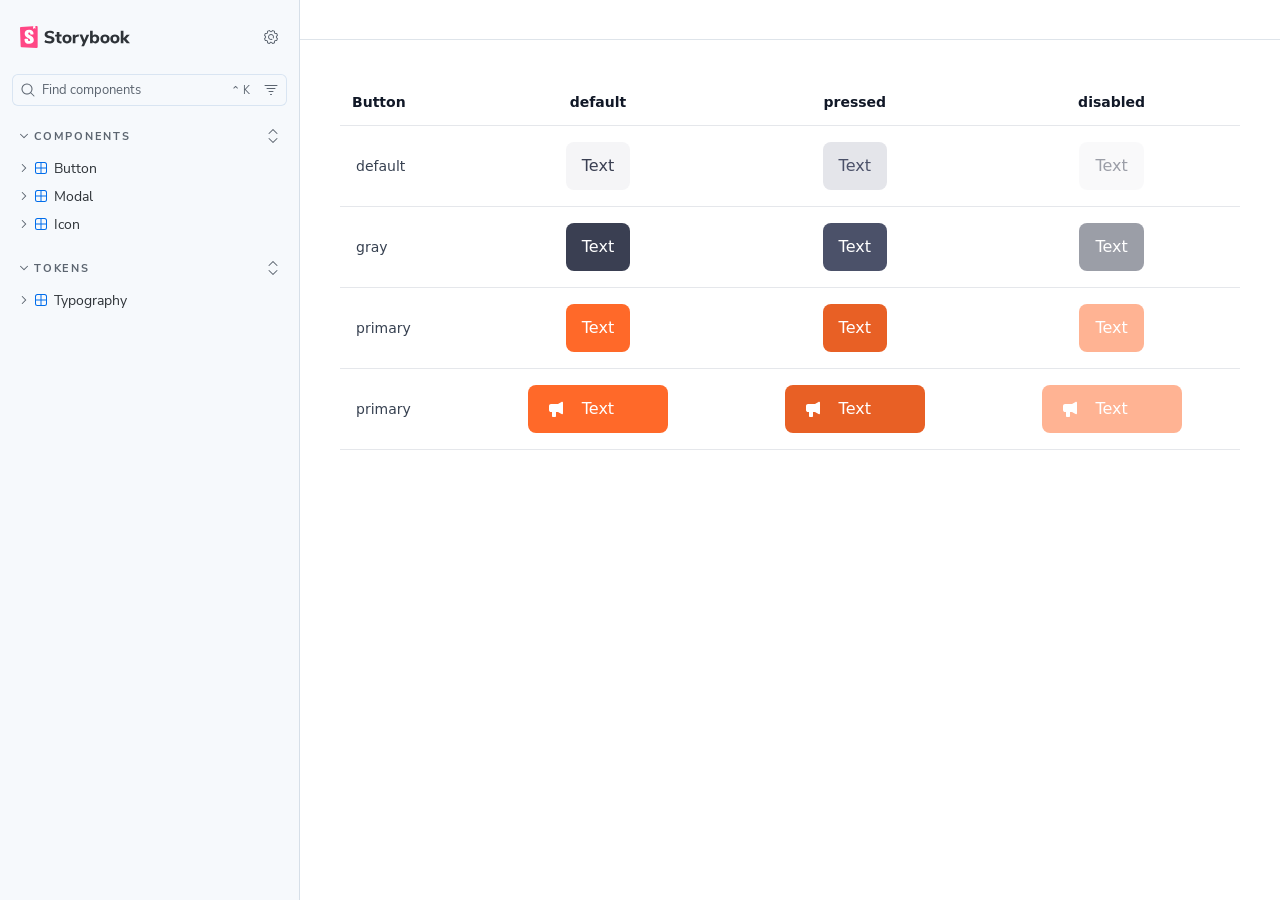
<file: index.html>
<!DOCTYPE html>
<html lang="en">
  <head>
    <meta charset="utf-8" />

    <title>storybook - Storybook</title>
    <meta name="viewport" content="width=device-width, initial-scale=1" />

    
    <link rel="icon" type="image/svg+xml" href="./favicon.svg" />
    
    <style>
      @font-face {
        font-family: 'Nunito Sans';
        font-style: normal;
        font-weight: 400;
        font-display: swap;
        src: url('./sb-common-assets/nunito-sans-regular.woff2') format('woff2');
      }

      @font-face {
        font-family: 'Nunito Sans';
        font-style: italic;
        font-weight: 400;
        font-display: swap;
        src: url('./sb-common-assets/nunito-sans-italic.woff2') format('woff2');
      }

      @font-face {
        font-family: 'Nunito Sans';
        font-style: normal;
        font-weight: 700;
        font-display: swap;
        src: url('./sb-common-assets/nunito-sans-bold.woff2') format('woff2');
      }

      @font-face {
        font-family: 'Nunito Sans';
        font-style: italic;
        font-weight: 700;
        font-display: swap;
        src: url('./sb-common-assets/nunito-sans-bold-italic.woff2') format('woff2');
      }
    </style>

    <link href="./sb-manager/runtime.js" rel="modulepreload" />

    
    <link href="./sb-addons/storybook-core-server-presets-0/common-manager-bundle.js" rel="modulepreload" />
    
    <link href="./sb-addons/links-1/manager-bundle.js" rel="modulepreload" />
    
    <link href="./sb-addons/docs-2/manager-bundle.js" rel="modulepreload" />
    
    <link href="./sb-addons/a11y-3/manager-bundle.js" rel="modulepreload" />
       

    <style>
      #storybook-root[hidden] {
        display: none !important;
      }
    </style>

    
  </head>
  <body>
    <div id="root"></div>

    
    <script>
      
        
          window['FEATURES'] = {
  "argTypeTargetsV7": true,
  "legacyDecoratorFileOrder": false,
  "disallowImplicitActionsInRenderV8": true,
  "viewport": true,
  "highlight": true,
  "controls": true,
  "interactions": true,
  "actions": true,
  "backgrounds": true,
  "outline": true,
  "measure": true
};
        
      
        
          window['REFS'] = {};
        
      
        
          window['LOGLEVEL'] = "info";
        
      
        
          window['DOCS_OPTIONS'] = {
  "defaultName": "Docs"
};
        
      
        
          window['CONFIG_TYPE'] = "PRODUCTION";
        
      
        
      
        
      
        
          window['TAGS_OPTIONS'] = {};
        
      
        
          window['STORYBOOK_BUILDER'] = "vite";
        
      
        
          window['STORYBOOK_FRAMEWORK'] = "react-vite";
        
      
        
          window['STORYBOOK_RENDERER'] = "react";
        
      
        
      
    </script>
    

    <script type="module">
      import './sb-manager/globals-runtime.js';

      
        import './sb-addons/storybook-core-server-presets-0/common-manager-bundle.js';
      
        import './sb-addons/links-1/manager-bundle.js';
      
        import './sb-addons/docs-2/manager-bundle.js';
      
        import './sb-addons/a11y-3/manager-bundle.js';
      

      import './sb-manager/runtime.js';
    </script>
  </body>
</html>
</file>
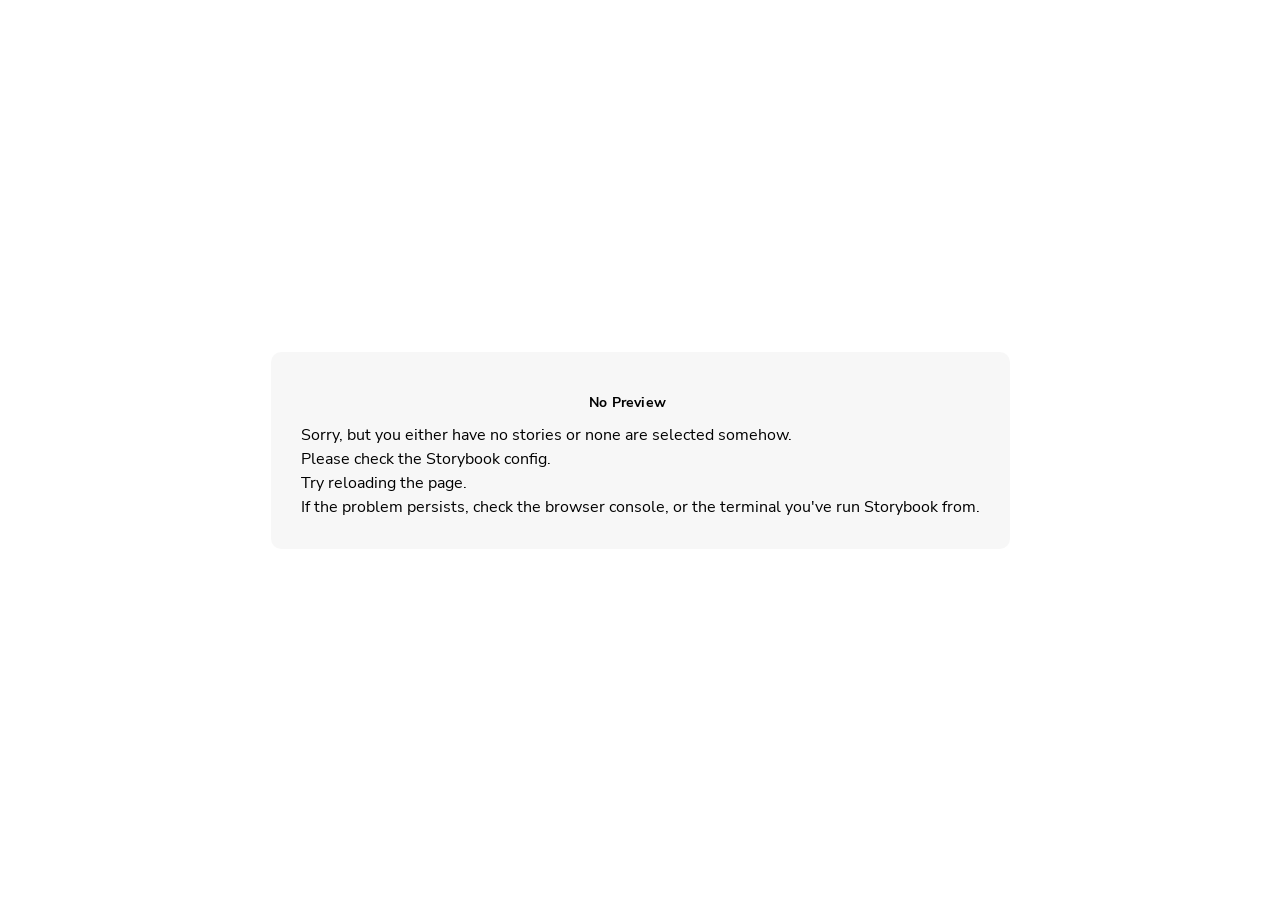
<file: iframe.html>
<!doctype html>
<!--suppress HtmlUnknownTarget -->
<html lang="en">
  <head><script type="module" src="./vite-inject-mocker-entry.js"></script>
    <meta charset="utf-8" />
    <title>Storybook</title>
    <meta name="viewport" content="width=device-width, initial-scale=1" />

    <style>
      @font-face {
        font-family: 'Nunito Sans';
        font-style: normal;
        font-weight: 400;
        font-display: swap;
        src: url('./sb-common-assets/nunito-sans-regular.woff2') format('woff2');
      }

      @font-face {
        font-family: 'Nunito Sans';
        font-style: italic;
        font-weight: 400;
        font-display: swap;
        src: url('./sb-common-assets/nunito-sans-italic.woff2') format('woff2');
      }

      @font-face {
        font-family: 'Nunito Sans';
        font-style: normal;
        font-weight: 700;
        font-display: swap;
        src: url('./sb-common-assets/nunito-sans-bold.woff2') format('woff2');
      }

      @font-face {
        font-family: 'Nunito Sans';
        font-style: italic;
        font-weight: 700;
        font-display: swap;
        src: url('./sb-common-assets/nunito-sans-bold-italic.woff2') format('woff2');
      }
    </style>

    <script>
      window.CONFIG_TYPE = 'PRODUCTION';
      window.LOGLEVEL = 'info';
      window.FRAMEWORK_OPTIONS = {};
      window.CHANNEL_OPTIONS = {};
      window.FEATURES = {"argTypeTargetsV7":true,"legacyDecoratorFileOrder":false,"disallowImplicitActionsInRenderV8":true,"viewport":true,"highlight":true,"controls":true,"interactions":true,"actions":true,"backgrounds":true,"outline":true,"measure":true};
      window.STORIES = [{"titlePrefix":"","directory":"./src","files":"**/*.stories.@(tsx|mdx)","importPathMatcher":"^\\.[\\\\/](?:src(?:\\/(?!\\.)(?:(?:(?!(?:^|\\/)\\.).)*?)\\/|\\/|$)(?!\\.)(?=.)[^/]*?\\.stories\\.(tsx|mdx))$"}];
      window.DOCS_OPTIONS = {"defaultName":"Docs"};
      window.TAGS_OPTIONS = {};

      

      // We do this so that "module && module.hot" etc. in Storybook source code
      // doesn't fail (it will simply be disabled)
      window.module = undefined;
      window.global = window;
    </script>
    <base target="_parent" />

<style>
  /* While we aren't showing the main block yet, but still preparing, we want everything the user has rendered, which may or may not be in #storybook-root, to be display none */
  .sb-show-preparing-story:not(.sb-show-main) > :not(.sb-preparing-story) {
    display: none;
  }

  .sb-show-preparing-docs:not(.sb-show-main) > :not(.sb-preparing-docs) {
    display: none;
  }

  /* Hide our own blocks when we aren't supposed to be showing them */
  :not(.sb-show-preparing-story) > .sb-preparing-story,
  :not(.sb-show-preparing-docs) > .sb-preparing-docs,
  :not(.sb-show-nopreview) > .sb-nopreview,
  :not(.sb-show-errordisplay) > .sb-errordisplay {
    display: none;
  }

  .sb-show-main.sb-main-centered {
    margin: 0;
    display: flex;
    align-items: center;
    min-height: 100vh;
  }

  .sb-show-main.sb-main-centered #storybook-root {
    box-sizing: border-box;
    margin: auto;
    padding: 1rem;
    max-height: 100%;
    /* Hack for centering correctly in IE11 */
  }

  /* Vertical centering fix for IE11 */
  @media screen and (-ms-high-contrast: none), (-ms-high-contrast: active) {
    .sb-show-main.sb-main-centered:after {
      content: '';
      min-height: inherit;
      font-size: 0;
    }
  }

  .sb-show-main.sb-main-fullscreen {
    margin: 0;
    padding: 0;
    display: block;
  }

  .sb-show-main.sb-main-padded {
    margin: 0;
    padding: 1rem;
    display: block;
    box-sizing: border-box;
  }

  .sb-wrapper {
    position: fixed;
    top: 0;
    bottom: 0;
    left: 0;
    right: 0;
    box-sizing: border-box;

    padding: 40px;
    font-family:
      'Nunito Sans',
      -apple-system,
      '.SFNSText-Regular',
      'San Francisco',
      BlinkMacSystemFont,
      'Segoe UI',
      'Helvetica Neue',
      Helvetica,
      Arial,
      sans-serif;
    -webkit-font-smoothing: antialiased;
    overflow: auto;
  }

  @media (max-width: 700px) {
    .sb-wrapper {
      padding: 20px;
    }
  }

  @media (max-width: 500px) {
    .sb-wrapper {
      padding: 10px;
    }
  }

  .sb-heading {
    font-size: 14px;
    font-weight: 600;
    letter-spacing: 0.2px;
    margin: 10px 0;
    padding-right: 25px;
  }

  .sb-nopreview {
    display: flex;
    align-content: center;
    justify-content: center;
    box-sizing: border-box;
  }

  .sb-nopreview_main {
    margin: auto;
    padding: 30px;
    border-radius: 10px;
    background: rgba(0, 0, 0, 0.03);
  }

  .sb-nopreview_heading {
    text-align: center;
  }

  .sb-errordisplay {
    background: #f6f9fc;
    color: black;
    z-index: 999999;
    width: 100vw;
    min-height: 100vh;
    box-sizing: border-box;

    & ol {
      padding-left: 18px;
      margin: 0;
    }

    & h1 {
      font-family: Nunito Sans;
      font-size: 22px;
      font-weight: 400;
      line-height: 30px;
      font-weight: normal;
      margin: 0;

      &::before {
        content: '';
        display: inline-block;
        width: 12px;
        height: 12px;
        background: #ff4400;
        border-radius: 50%;
        margin-right: 8px;
      }
    }

    & p,
    & ol {
      font-family: Nunito Sans;
      font-size: 14px;
      font-weight: 400;
      line-height: 19px;
      margin: 0;
    }

    & li + li {
      margin: 0;
      padding: 0;
      padding-top: 12px;
    }

    & a {
      color: currentColor;
    }
  }

  .sb-errordisplay_main {
    margin: auto;
    padding: 24px;
    display: flex;
    box-sizing: border-box;

    flex-direction: column;
    min-height: 100%;
    width: 100%;
    border-radius: 6px;
    background: white;
    border: 1px solid #ff0000;
    box-shadow: 0 0 64px rgba(0, 0, 0, 0.1);
    gap: 24px;
  }

  .sb-errordisplay_code {
    padding: 10px;
    flex: 1;
    background: #242424;
    color: #c6c6c6;
    box-sizing: border-box;

    font-size: 14px;
    font-weight: 400;
    line-height: 19px;
    border-radius: 4px;

    font-family:
      'Operator Mono', 'Fira Code Retina', 'Fira Code', 'FiraCode-Retina', 'Andale Mono',
      'Lucida Console', Consolas, Monaco, monospace;
    margin: 0;
    overflow: auto;
  }

  .sb-errordisplay pre {
    white-space: pre-wrap;
    white-space: revert;
  }

  @-webkit-keyframes sb-rotate360 {
    from {
      transform: rotate(0deg);
    }

    to {
      transform: rotate(360deg);
    }
  }

  @keyframes sb-rotate360 {
    from {
      transform: rotate(0deg);
    }

    to {
      transform: rotate(360deg);
    }
  }

  @-webkit-keyframes sb-glow {
    0%,
    100% {
      opacity: 1;
    }

    50% {
      opacity: 0.4;
    }
  }

  @keyframes sb-glow {
    0%,
    100% {
      opacity: 1;
    }

    50% {
      opacity: 0.4;
    }
  }

  /* We display the preparing loaders *over* the rendering story */
  .sb-preparing-story,
  .sb-preparing-docs {
    background-color: white;
    /* Maximum possible z-index. It would be better to use stacking contexts to ensure it's always
    on top, but this isn't possible as it would require making CSS changes that could affect user code */
    z-index: 2147483647;
  }

  .sb-loader {
    -webkit-animation: sb-rotate360 0.7s linear infinite;
    animation: sb-rotate360 0.7s linear infinite;
    border-color: rgba(97, 97, 97, 0.29);
    border-radius: 50%;
    border-style: solid;
    border-top-color: #646464;
    border-width: 2px;
    display: inline-block;
    height: 32px;
    left: 50%;
    margin-left: -16px;
    margin-top: -16px;
    mix-blend-mode: difference;
    overflow: hidden;
    position: absolute;
    top: 50%;
    transition: all 200ms ease-out;
    vertical-align: top;
    width: 32px;
    z-index: 4;
  }

  .sb-previewBlock {
    background: #fff;
    border: 1px solid rgba(0, 0, 0, 0.1);
    border-radius: 4px;
    box-shadow: rgba(0, 0, 0, 0.1) 0 1px 3px 0;
    margin: 25px auto 40px;
    max-width: 600px;
  }

  .sb-previewBlock_header {
    align-items: center;
    box-shadow: rgba(0, 0, 0, 0.1) 0 -1px 0 0 inset;
    display: flex;
    gap: 14px;
    height: 40px;
    padding: 0 12px;
  }

  .sb-previewBlock_icon {
    -webkit-animation: sb-glow 1.5s ease-in-out infinite;
    animation: sb-glow 1.5s ease-in-out infinite;
    background: #e6e6e6;
    height: 14px;
    width: 14px;
  }

  .sb-previewBlock_icon:last-child {
    margin-left: auto;
  }

  .sb-previewBlock_body {
    -webkit-animation: sb-glow 1.5s ease-in-out infinite;
    animation: sb-glow 1.5s ease-in-out infinite;
    height: 182px;
    position: relative;
  }

  .sb-argstableBlock {
    border-collapse: collapse;
    border-spacing: 0;
    font-size: 13px;
    line-height: 20px;
    margin: 25px auto 40px;
    max-width: 600px;
    text-align: left;
    width: 100%;
  }

  .sb-argstableBlock th:first-of-type,
  .sb-argstableBlock td:first-of-type {
    padding-left: 20px;
  }

  .sb-argstableBlock th:nth-of-type(2),
  .sb-argstableBlock td:nth-of-type(2) {
    width: 35%;
  }

  .sb-argstableBlock th:nth-of-type(3),
  .sb-argstableBlock td:nth-of-type(3) {
    width: 15%;
  }

  .sb-argstableBlock th:last-of-type,
  .sb-argstableBlock td:last-of-type {
    width: 25%;
    padding-right: 20px;
  }

  .sb-argstableBlock th span,
  .sb-argstableBlock td span {
    -webkit-animation: sb-glow 1.5s ease-in-out infinite;
    animation: sb-glow 1.5s ease-in-out infinite;
    background-color: rgba(0, 0, 0, 0.1);
    border-radius: 0;
    box-shadow: none;
    color: transparent;
  }

  .sb-argstableBlock th {
    padding: 10px 15px;
  }

  .sb-argstableBlock-body {
    border-radius: 4px;
    box-shadow:
      rgba(0, 0, 0, 0.1) 0 1px 3px 1px,
      rgba(0, 0, 0, 0.065) 0 0 0 1px;
  }

  .sb-argstableBlock-body tr {
    background: transparent;
    overflow: hidden;
  }

  .sb-argstableBlock-body tr:not(:first-child) {
    border-top: 1px solid #e6e6e6;
  }

  .sb-argstableBlock-body tr:first-child td:first-child {
    border-top-left-radius: 4px;
  }

  .sb-argstableBlock-body tr:first-child td:last-child {
    border-top-right-radius: 4px;
  }

  .sb-argstableBlock-body tr:last-child td:first-child {
    border-bottom-left-radius: 4px;
  }

  .sb-argstableBlock-body tr:last-child td:last-child {
    border-bottom-right-radius: 4px;
  }

  .sb-argstableBlock-body td {
    background: #fff;
    padding-bottom: 10px;
    padding-top: 10px;
    vertical-align: top;
  }

  .sb-argstableBlock-body td:not(:first-of-type) {
    padding-left: 15px;
    padding-right: 15px;
  }

  .sb-argstableBlock-body button {
    -webkit-animation: sb-glow 1.5s ease-in-out infinite;
    animation: sb-glow 1.5s ease-in-out infinite;
    background-color: rgba(0, 0, 0, 0.1);
    border: 0;
    border-radius: 0;
    box-shadow: none;
    color: transparent;
    display: inline;
    font-size: 12px;
    line-height: 1;
    padding: 10px 16px;
  }

  .sb-argstableBlock-summary {
    margin-top: 4px;
  }

  .sb-argstableBlock-code {
    margin-right: 4px;
    margin-bottom: 4px;
    padding: 2px 5px;
  }

  .sb-sr-only,
  .sb-hidden-until-focus:not(:focus) {
    position: absolute;
    width: 1px;
    height: 1px;
    padding: 0px;
    margin: -1px;
    overflow: hidden;
    clip: rect(0, 0, 0, 0);
    border: none;
  }

  .sb-hidden-until-focus {
    opacity: 0;
    transition: opacity 150ms ease-out;
  }

  .sb-hidden-until-focus:focus {
    opacity: 1;
  }
</style>

<script>
  /* globals window */
  try {
    if (window.top !== window) {
      window.__REACT_DEVTOOLS_GLOBAL_HOOK__ = window.top.__REACT_DEVTOOLS_GLOBAL_HOOK__;
      window.__VUE_DEVTOOLS_GLOBAL_HOOK__ = window.top.__VUE_DEVTOOLS_GLOBAL_HOOK__;
      window.top.__VUE_DEVTOOLS_CONTEXT__ = window.document;
    }
  } catch (e) {
    // eslint-disable-next-line no-console
    console.warn('unable to connect to top frame for connecting dev tools');
  }
</script>

    <script type="module" crossorigin src="./assets/iframe-B37sAdoJ.js"></script>
    <link rel="modulepreload" crossorigin href="./assets/preload-helper-PPVm8Dsz.js">
    <link rel="stylesheet" crossorigin href="./assets/iframe-BRIaL-lE.css">
  </head>

  <body>
    <div class="sb-preparing-story sb-wrapper">
  <div class="sb-loader"></div>
</div>

<div class="sb-preparing-docs sb-wrapper">
  <div class="sb-previewBlock">
    <div class="sb-previewBlock_header">
      <div class="sb-previewBlock_icon"></div>
      <div class="sb-previewBlock_icon"></div>
      <div class="sb-previewBlock_icon"></div>
      <div class="sb-previewBlock_icon"></div>
    </div>
    <div class="sb-previewBlock_body">
      <div class="sb-loader"></div>
    </div>
  </div>
  <table aria-hidden="true" class="sb-argstableBlock">
    <thead class="sb-argstableBlock-head">
      <tr>
        <th><span>Name</span></th>
        <th><span>Description</span></th>
        <th><span>Default</span></th>
        <th><span>Control </span></th>
      </tr>
    </thead>
    <tbody class="sb-argstableBlock-body">
      <tr>
        <td><span>propertyName</span><span title="Required">*</span></td>
        <td>
          <div><span>This is a short description</span></div>
          <div class="sb-argstableBlock-summary">
            <div><span class="sb-argstableBlock-code">summary</span></div>
          </div>
        </td>
        <td>
          <div><span class="sb-argstableBlock-code">defaultValue</span></div>
        </td>
        <td><button>Set string</button></td>
      </tr>
      <tr>
        <td><span>propertyName</span><span>*</span></td>
        <td>
          <div><span>This is a short description</span></div>
          <div class="sb-argstableBlock-summary">
            <div><span class="sb-argstableBlock-code">summary</span></div>
          </div>
        </td>
        <td>
          <div><span class="sb-argstableBlock-code">defaultValue</span></div>
        </td>
        <td><button>Set string</button></td>
      </tr>
      <tr>
        <td><span>propertyName</span><span>*</span></td>
        <td>
          <div><span>This is a short description</span></div>
          <div class="sb-argstableBlock-summary">
            <div><span class="sb-argstableBlock-code">summary</span></div>
          </div>
        </td>
        <td>
          <div><span class="sb-argstableBlock-code">defaultValue</span></div>
        </td>
        <td><button>Set string</button></td>
      </tr>
    </tbody>
  </table>
</div>

<div class="sb-nopreview sb-wrapper">
  <div class="sb-nopreview_main">
    <h1 class="sb-nopreview_heading sb-heading">No Preview</h1>
    <p>Sorry, but you either have no stories or none are selected somehow.</p>
    <ul>
      <li>Please check the Storybook config.</li>
      <li>Try reloading the page.</li>
    </ul>
    <p>
      If the problem persists, check the browser console, or the terminal you've run Storybook from.
    </p>
  </div>
</div>

<div class="sb-errordisplay sb-wrapper">
  <div class="sb-errordisplay_main">
    <h1 id="error-message"></h1>
    <p>
      The component failed to render properly, likely due to a configuration issue in Storybook.
      Here are some common causes and how you can address them:
    </p>
    <ol>
      <li>
        <strong>Missing Context/Providers</strong>: You can use decorators to supply specific
        contexts or providers, which are sometimes necessary for components to render correctly. For
        detailed instructions on using decorators, please visit the
        <a href="https://storybook.js.org/docs/writing-stories/decorators"
          >Decorators documentation</a
        >.
      </li>
      <li>
        <strong>Misconfigured Webpack or Vite</strong>: Verify that Storybook picks up all necessary
        settings for loaders, plugins, and other relevant parameters. You can find step-by-step
        guides for configuring
        <a href="https://storybook.js.org/docs/builders/webpack">Webpack</a> or
        <a href="https://storybook.js.org/docs/builders/vite">Vite</a>
        with Storybook.
      </li>
      <li>
        <strong>Missing Environment Variables</strong>: Your Storybook may require specific
        environment variables to function as intended. You can set up custom environment variables
        as outlined in the
        <a href="https://storybook.js.org/docs/configure/environment-variables"
          >Environment Variables documentation</a
        >.
      </li>
    </ol>
    <pre class="sb-errordisplay_code"><code id="error-stack"></code></pre>
  </div>
</div>

    <div id="storybook-root"></div>
    <div id="storybook-docs"></div>
    <script>
      function __onViteAppLoadingError(event) {
        const hostname = globalThis.location.hostname;
        if (hostname !== 'localhost' && globalThis.CONFIG_TYPE === 'DEVELOPMENT') {
          const message = `Failed to load the Storybook preview file 'vite-app.js':

It looks like you're visiting the Storybook development server on another hostname than localhost: '${hostname}', but you haven't configured the necessary security features to support this.
Please re-run your Storybook development server with the '--host ${hostname}' flag, or manually configure your Vite allowedHosts configuration with viteFinal.

See:`;
          const docs = [
            'https://storybook.js.org/docs/api/cli-options#dev',
            'https://storybook.js.org/docs/api/main-config/main-config-vite-final',
            'https://vite.dev/config/server-options.html#server-allowedhosts',
          ];
          console.error(`${message}\n${docs.map((doc) => `- ${doc}`).join('\n')}`);

          document.getElementById('storybook-root').innerHTML =
            `<p style="color: red; max-width: 70ch">${message.replaceAll(
              '\n',
              '<br/>'
            )}<ul>${docs.map((doc) => `<li><a href='${doc}' target='_blank'>${doc}</a></li>`).join('')}<ul></p>`;
          return;
        }
      }
    </script>
  </body>
</html>
</file>
<file: assets/iframe-BRIaL-lE.css>
@layer properties{@supports ((-webkit-hyphens:none) and (not (margin-trim:inline))) or ((-moz-orient:inline) and (not (color:rgb(from red r g b)))){*,:before,:after,::backdrop{--tw-scale-x:1;--tw-scale-y:1;--tw-scale-z:1;--tw-rotate-x:initial;--tw-rotate-y:initial;--tw-rotate-z:initial;--tw-skew-x:initial;--tw-skew-y:initial;--tw-border-style:solid;--tw-leading:initial;--tw-font-weight:initial;--tw-tracking:initial;--tw-shadow:0 0 #0000;--tw-shadow-color:initial;--tw-shadow-alpha:100%;--tw-inset-shadow:0 0 #0000;--tw-inset-shadow-color:initial;--tw-inset-shadow-alpha:100%;--tw-ring-color:initial;--tw-ring-shadow:0 0 #0000;--tw-inset-ring-color:initial;--tw-inset-ring-shadow:0 0 #0000;--tw-ring-inset:initial;--tw-ring-offset-width:0px;--tw-ring-offset-color:#fff;--tw-ring-offset-shadow:0 0 #0000;--tw-duration:initial;--tw-ease:initial;--tw-outline-style:solid}}}@layer theme{:root,:host{--font-sans:ui-sans-serif,system-ui,sans-serif,"Apple Color Emoji","Segoe UI Emoji","Segoe UI Symbol","Noto Color Emoji";--font-mono:ui-monospace,SFMono-Regular,Menlo,Monaco,Consolas,"Liberation Mono","Courier New",monospace;--color-red-50:var(--color-red-50);--color-red-100:var(--color-red-100);--color-red-200:var(--color-red-200);--color-red-300:var(--color-red-300);--color-red-400:var(--color-red-400);--color-red-500:var(--color-red-500);--color-red-600:var(--color-red-600);--color-red-700:var(--color-red-700);--color-red-800:var(--color-red-800);--color-red-900:var(--color-red-900);--color-orange-50:var(--color-orange-50);--color-orange-100:var(--color-orange-100);--color-orange-200:var(--color-orange-200);--color-orange-300:var(--color-orange-300);--color-orange-400:var(--color-orange-400);--color-orange-500:var(--color-orange-500);--color-orange-600:var(--color-orange-600);--color-orange-700:var(--color-orange-700);--color-orange-800:var(--color-orange-800);--color-orange-900:var(--color-orange-900);--color-green-50:var(--color-green-50);--color-green-100:var(--color-green-100);--color-green-200:var(--color-green-200);--color-green-300:var(--color-green-300);--color-green-400:var(--color-green-400);--color-green-500:var(--color-green-500);--color-green-600:var(--color-green-600);--color-green-700:var(--color-green-700);--color-green-800:var(--color-green-800);--color-green-900:var(--color-green-900);--color-gray-50:var(--color-gray-50);--color-gray-100:var(--color-gray-100);--color-gray-200:var(--color-gray-200);--color-gray-300:var(--color-gray-300);--color-gray-400:var(--color-gray-400);--color-gray-500:var(--color-gray-500);--color-gray-600:var(--color-gray-600);--color-gray-700:var(--color-gray-700);--color-gray-800:var(--color-gray-800);--color-gray-900:var(--color-gray-900);--color-black:#000;--color-white:#fff;--spacing:.25rem;--text-base:1rem;--text-base--line-height: 1.5 ;--text-xl:1.25rem;--text-xl--line-height:calc(1.75/1.25);--font-weight-medium:500;--font-weight-semibold:600;--font-weight-bold:700;--radius-lg:.5rem;--ease-in-out:cubic-bezier(.4,0,.2,1);--default-transition-duration:.15s;--default-transition-timing-function:cubic-bezier(.4,0,.2,1);--default-font-family:var(--font-sans);--default-mono-font-family:var(--font-mono);--color-gray-75:var(--color-gray-75);--color-primary-50:var(--color-orange-50);--color-primary-100:var(--color-orange-100);--color-primary-200:var(--color-orange-200);--color-primary-300:var(--color-orange-300);--color-primary-400:var(--color-orange-400);--color-primary-500:var(--color-orange-500);--color-primary-600:var(--color-orange-600);--color-primary-700:var(--color-orange-700);--color-primary-800:var(--color-orange-800);--color-primary-900:var(--color-orange-900);--color-secondary-300:var(--color-green-300);--color-secondary-500:var(--color-green-500);--color-tertiary-500:var(--color-red-500);--font-family-sans:Pretendard,-apple-system,BlinkMacSystemFont,system-ui,sans-serif;--font-size-h1:96px;--font-size-h2:60px;--font-size-h3:48px;--font-size-h4:34px;--font-size-h5:24px;--font-size-h6:20px;--font-size-body-1:16px;--font-size-body-2:14px;--font-size-caption:12px;--font-size-overline:10px;--font-weight-regular:400;--line-height-h1:115px;--line-height-h2:72px;--line-height-h3:58px;--line-height-h4:42px;--line-height-h5:32px;--line-height-h6:28px;--line-height-body-1:24px;--line-height-body-2:22px;--line-height-caption:16px;--line-height-overline:12px;--letter-spacing-h1:-1.5px;--letter-spacing-h2:-.5px;--letter-spacing-h3:0px;--letter-spacing-h4:0px;--letter-spacing-h5:0px;--letter-spacing-h6:.1px;--letter-spacing-subtitle-1:.15px;--letter-spacing-body-1:.15px;--letter-spacing-subtitle-2:-.25px;--letter-spacing-body-2:-.25px;--letter-spacing-caption:0px;--letter-spacing-overline:0px}}@layer base{*,:after,:before,::backdrop{box-sizing:border-box;border:0 solid;margin:0;padding:0}::file-selector-button{box-sizing:border-box;border:0 solid;margin:0;padding:0}html,:host{-webkit-text-size-adjust:100%;-moz-tab-size:4;-o-tab-size:4;tab-size:4;line-height:1.5;font-family:var(--default-font-family,ui-sans-serif,system-ui,sans-serif,"Apple Color Emoji","Segoe UI Emoji","Segoe UI Symbol","Noto Color Emoji");font-feature-settings:var(--default-font-feature-settings,normal);font-variation-settings:var(--default-font-variation-settings,normal);-webkit-tap-highlight-color:transparent}hr{height:0;color:inherit;border-top-width:1px}abbr:where([title]){-webkit-text-decoration:underline dotted;text-decoration:underline dotted}h1,h2,h3,h4,h5,h6{font-size:inherit;font-weight:inherit}a{color:inherit;-webkit-text-decoration:inherit;text-decoration:inherit}b,strong{font-weight:bolder}code,kbd,samp,pre{font-family:var(--default-mono-font-family,ui-monospace,SFMono-Regular,Menlo,Monaco,Consolas,"Liberation Mono","Courier New",monospace);font-feature-settings:var(--default-mono-font-feature-settings,normal);font-variation-settings:var(--default-mono-font-variation-settings,normal);font-size:1em}small{font-size:80%}sub,sup{vertical-align:baseline;font-size:75%;line-height:0;position:relative}sub{bottom:-.25em}sup{top:-.5em}table{text-indent:0;border-color:inherit;border-collapse:collapse}:-moz-focusring{outline:auto}progress{vertical-align:baseline}summary{display:list-item}ol,ul,menu{list-style:none}img,svg,video,canvas,audio,iframe,embed,object{vertical-align:middle;display:block}img,video{max-width:100%;height:auto}button,input,select,optgroup,textarea{font:inherit;font-feature-settings:inherit;font-variation-settings:inherit;letter-spacing:inherit;color:inherit;opacity:1;background-color:#0000;border-radius:0}::file-selector-button{font:inherit;font-feature-settings:inherit;font-variation-settings:inherit;letter-spacing:inherit;color:inherit;opacity:1;background-color:#0000;border-radius:0}:where(select:is([multiple],[size])) optgroup{font-weight:bolder}:where(select:is([multiple],[size])) optgroup option{padding-inline-start:20px}::file-selector-button{margin-inline-end:4px}::-moz-placeholder{opacity:1}::placeholder{opacity:1}@supports (not (-webkit-appearance:-apple-pay-button)) or (contain-intrinsic-size:1px){::-moz-placeholder{color:currentColor}::placeholder{color:currentColor}@supports (color:color-mix(in lab,red,red)){::-moz-placeholder{color:color-mix(in oklab,currentcolor 50%,transparent)}::placeholder{color:color-mix(in oklab,currentcolor 50%,transparent)}}}textarea{resize:vertical}::-webkit-search-decoration{-webkit-appearance:none}::-webkit-date-and-time-value{min-height:1lh;text-align:inherit}::-webkit-datetime-edit{display:inline-flex}::-webkit-datetime-edit-fields-wrapper{padding:0}::-webkit-datetime-edit{padding-block:0}::-webkit-datetime-edit-year-field{padding-block:0}::-webkit-datetime-edit-month-field{padding-block:0}::-webkit-datetime-edit-day-field{padding-block:0}::-webkit-datetime-edit-hour-field{padding-block:0}::-webkit-datetime-edit-minute-field{padding-block:0}::-webkit-datetime-edit-second-field{padding-block:0}::-webkit-datetime-edit-millisecond-field{padding-block:0}::-webkit-datetime-edit-meridiem-field{padding-block:0}::-webkit-calendar-picker-indicator{line-height:1}:-moz-ui-invalid{box-shadow:none}button,input:where([type=button],[type=reset],[type=submit]){-webkit-appearance:button;-moz-appearance:button;appearance:button}::file-selector-button{-webkit-appearance:button;-moz-appearance:button;appearance:button}::-webkit-inner-spin-button{height:auto}::-webkit-outer-spin-button{height:auto}[hidden]:where(:not([hidden=until-found])){display:none!important}}@layer components;@layer utilities{.pointer-events-none{pointer-events:none}.collapse{visibility:collapse}.absolute{position:absolute}.fixed{position:fixed}.relative{position:relative}.inset-0{inset:calc(var(--spacing)*0)}.top-4{top:calc(var(--spacing)*4)}.right-4{right:calc(var(--spacing)*4)}.z-\[1000\]{z-index:1000}.container{width:100%}@media(min-width:40rem){.container{max-width:40rem}}@media(min-width:48rem){.container{max-width:48rem}}@media(min-width:64rem){.container{max-width:64rem}}@media(min-width:80rem){.container{max-width:80rem}}@media(min-width:96rem){.container{max-width:96rem}}.mt-0{margin-top:calc(var(--spacing)*0)}.mb-4{margin-bottom:calc(var(--spacing)*4)}.block{display:block}.contents{display:contents}.flex{display:flex}.grid{display:grid}.hidden{display:none}.inline-block{display:inline-block}.inline-flex{display:inline-flex}.h-8{height:calc(var(--spacing)*8)}.h-12{height:calc(var(--spacing)*12)}.max-h-\[90vh\]{max-height:90vh}.w-6{width:calc(var(--spacing)*6)}.w-8{width:calc(var(--spacing)*8)}.w-\[400px\]{width:400px}.w-\[600px\]{width:600px}.w-\[800px\]{width:800px}.w-full{width:100%}.max-w-\[90vw\]{max-width:90vw}.flex-shrink-0{flex-shrink:0}.scale-95{--tw-scale-x:95%;--tw-scale-y:95%;--tw-scale-z:95%;scale:var(--tw-scale-x)var(--tw-scale-y)}.transform{transform:var(--tw-rotate-x,)var(--tw-rotate-y,)var(--tw-rotate-z,)var(--tw-skew-x,)var(--tw-skew-y,)}.cursor-pointer{cursor:pointer}.items-center{align-items:center}.justify-between{justify-content:space-between}.justify-center{justify-content:center}.gap-1{gap:calc(var(--spacing)*1)}.overflow-auto{overflow:auto}.rounded{border-radius:.25rem}.rounded-\[20px\]{border-radius:20px}.rounded-lg{border-radius:var(--radius-lg)}.border{border-style:var(--tw-border-style);border-width:1px}.border-none{--tw-border-style:none;border-style:none}.bg-black\/60{background-color:#0009}@supports (color:color-mix(in lab,red,red)){.bg-black\/60{background-color:color-mix(in oklab,var(--color-black)60%,transparent)}}.bg-gray-50{background-color:var(--color-gray-50)}.bg-gray-75{background-color:var(--color-gray-75)}.bg-gray-700{background-color:var(--color-gray-700)}.bg-green-500{background-color:var(--color-green-500)}.bg-orange-100{background-color:var(--color-orange-100)}.bg-orange-500{background-color:var(--color-orange-500)}.bg-primary-100{background-color:var(--color-primary-100)}.bg-primary-500{background-color:var(--color-primary-500)}.bg-red-500{background-color:var(--color-red-500)}.bg-secondary-500{background-color:var(--color-secondary-500)}.bg-tertiary-500{background-color:var(--color-tertiary-500)}.bg-transparent{background-color:#0000}.bg-white{background-color:var(--color-white)}.p-4{padding:calc(var(--spacing)*4)}.p-6{padding:calc(var(--spacing)*6)}.px-4{padding-inline:calc(var(--spacing)*4)}.text-base{font-size:var(--text-base);line-height:var(--tw-leading,var(--text-base--line-height))}.text-xl{font-size:var(--text-xl);line-height:var(--tw-leading,var(--text-xl--line-height))}.leading-6{--tw-leading:calc(var(--spacing)*6);line-height:calc(var(--spacing)*6)}.leading-7{--tw-leading:calc(var(--spacing)*7);line-height:calc(var(--spacing)*7)}.font-semibold{--tw-font-weight:var(--font-weight-semibold);font-weight:var(--font-weight-semibold)}.tracking-\[0\.15px\]{--tw-tracking:.15px;letter-spacing:.15px}.text-gray-600{color:var(--color-gray-600)}.text-gray-700{color:var(--color-gray-700)}.text-gray-900{color:var(--color-gray-900)}.text-white{color:var(--color-white)}.overline{text-decoration-line:overline}.opacity-0{opacity:0}.shadow-\[0_0_8px_0_rgba\(0\,0\,0\,0\.10\)\,0_0_20px_0_rgba\(0\,0\,0\,0\.10\)\]{--tw-shadow:0 0 8px 0 var(--tw-shadow-color,#0000001a),0 0 20px 0 var(--tw-shadow-color,#0000001a);box-shadow:var(--tw-inset-shadow),var(--tw-inset-ring-shadow),var(--tw-ring-offset-shadow),var(--tw-ring-shadow),var(--tw-shadow)}.transition-colors{transition-property:color,background-color,border-color,outline-color,text-decoration-color,fill,stroke,--tw-gradient-from,--tw-gradient-via,--tw-gradient-to;transition-timing-function:var(--tw-ease,var(--default-transition-timing-function));transition-duration:var(--tw-duration,var(--default-transition-duration))}.transition-opacity{transition-property:opacity;transition-timing-function:var(--tw-ease,var(--default-transition-timing-function));transition-duration:var(--tw-duration,var(--default-transition-duration))}.transition-transform{transition-property:transform,translate,scale,rotate;transition-timing-function:var(--tw-ease,var(--default-transition-timing-function));transition-duration:var(--tw-duration,var(--default-transition-duration))}.duration-150{--tw-duration:.15s;transition-duration:.15s}.duration-200{--tw-duration:.2s;transition-duration:.2s}.ease-in-out{--tw-ease:var(--ease-in-out);transition-timing-function:var(--ease-in-out)}@media(hover:hover){.hover\:bg-gray-50:hover{background-color:var(--color-gray-50)}.hover\:bg-orange-200:hover{background-color:var(--color-orange-200)}.hover\:bg-primary-200:hover{background-color:var(--color-primary-200)}.hover\:not-disabled\:bg-gray-75:hover:not(:disabled){background-color:var(--color-gray-75)}.hover\:not-disabled\:bg-gray-600:hover:not(:disabled){background-color:var(--color-gray-600)}.hover\:not-disabled\:bg-primary-600:hover:not(:disabled){background-color:var(--color-primary-600)}.hover\:not-disabled\:text-gray-600:hover:not(:disabled){color:var(--color-gray-600)}.hover\:not-disabled\:text-white:hover:not(:disabled){color:var(--color-white)}}.focus-visible\:outline-2:focus-visible{outline-style:var(--tw-outline-style);outline-width:2px}.focus-visible\:outline-offset-2:focus-visible{outline-offset:2px}.focus-visible\:outline-gray-300:focus-visible{outline-color:var(--color-gray-300)}.focus-visible\:outline-gray-700:focus-visible{outline-color:var(--color-gray-700)}.focus-visible\:outline-primary-600:focus-visible{outline-color:var(--color-primary-600)}.active\:bg-gray-100:active{background-color:var(--color-gray-100)}.active\:not-disabled\:bg-gray-75:active:not(:disabled){background-color:var(--color-gray-75)}.active\:not-disabled\:bg-gray-600:active:not(:disabled){background-color:var(--color-gray-600)}.active\:not-disabled\:bg-primary-600:active:not(:disabled){background-color:var(--color-primary-600)}.active\:not-disabled\:text-gray-600:active:not(:disabled){color:var(--color-gray-600)}.active\:not-disabled\:text-white:active:not(:disabled){color:var(--color-white)}.active\:not-disabled\:shadow-\[0_0_1px_0_rgba\(34\,37\,48\,0\.15\)\,1px_1px_2px_0_rgba\(34\,37\,48\,0\.15\)\]:active:not(:disabled){--tw-shadow:0 0 1px 0 var(--tw-shadow-color,#22253026),1px 1px 2px 0 var(--tw-shadow-color,#22253026);box-shadow:var(--tw-inset-shadow),var(--tw-inset-ring-shadow),var(--tw-ring-offset-shadow),var(--tw-ring-shadow),var(--tw-shadow)}.disabled\:cursor-not-allowed:disabled{cursor:not-allowed}.disabled\:opacity-50:disabled{opacity:.5}.data-\[closing\=true\]\:scale-95[data-closing=true]{--tw-scale-x:95%;--tw-scale-y:95%;--tw-scale-z:95%;scale:var(--tw-scale-x)var(--tw-scale-y)}.data-\[closing\=true\]\:opacity-0[data-closing=true]{opacity:0}.data-\[open\=true\]\:pointer-events-auto[data-open=true]{pointer-events:auto}.data-\[open\=true\]\:scale-100[data-open=true]{--tw-scale-x:100%;--tw-scale-y:100%;--tw-scale-z:100%;scale:var(--tw-scale-x)var(--tw-scale-y)}.data-\[open\=true\]\:opacity-100[data-open=true]{opacity:1}.text-h1{font-family:var(--font-family-sans);font-size:var(--font-size-h1);font-weight:var(--font-weight-regular);line-height:var(--line-height-h1);letter-spacing:var(--letter-spacing-h1)}.text-h2{font-family:var(--font-family-sans);font-size:var(--font-size-h2);font-weight:var(--font-weight-regular);line-height:var(--line-height-h2);letter-spacing:var(--letter-spacing-h2)}.text-h3{font-family:var(--font-family-sans);font-size:var(--font-size-h3);font-weight:var(--font-weight-medium);line-height:var(--line-height-h3);letter-spacing:var(--letter-spacing-h3)}.text-h4{font-family:var(--font-family-sans);font-size:var(--font-size-h4);font-weight:var(--font-weight-semibold);line-height:var(--line-height-h4);letter-spacing:var(--letter-spacing-h4)}.text-h5{font-family:var(--font-family-sans);font-size:var(--font-size-h5);font-weight:var(--font-weight-bold);line-height:var(--line-height-h5);letter-spacing:var(--letter-spacing-h5)}.text-h6{font-family:var(--font-family-sans);font-size:var(--font-size-h6);font-weight:var(--font-weight-semibold);line-height:var(--line-height-h6);letter-spacing:var(--letter-spacing-h6)}.text-subtitle-1{font-family:var(--font-family-sans);font-size:var(--font-size-body-1);font-weight:var(--font-weight-bold);line-height:var(--line-height-body-1);letter-spacing:var(--letter-spacing-subtitle-1)}.text-body-1{font-family:var(--font-family-sans);font-size:var(--font-size-body-1);font-weight:var(--font-weight-medium);line-height:var(--line-height-body-1);letter-spacing:var(--letter-spacing-body-1)}.text-body-1-b{font-family:var(--font-family-sans);font-size:var(--font-size-body-1);font-weight:var(--font-weight-bold);line-height:var(--line-height-body-1);letter-spacing:var(--letter-spacing-body-1)}.text-subtitle-2{font-family:var(--font-family-sans);font-size:var(--font-size-body-2);font-weight:var(--font-weight-bold);line-height:var(--line-height-body-2);letter-spacing:var(--letter-spacing-subtitle-2)}.text-body-2{font-family:var(--font-family-sans);font-size:var(--font-size-body-2);font-weight:var(--font-weight-medium);line-height:var(--line-height-body-2);letter-spacing:var(--letter-spacing-body-2)}.text-body-2-b{font-family:var(--font-family-sans);font-size:var(--font-size-body-2);font-weight:var(--font-weight-bold);line-height:var(--line-height-body-2);letter-spacing:var(--letter-spacing-body-2)}.text-caption{font-family:var(--font-family-sans);font-size:var(--font-size-caption);font-weight:var(--font-weight-medium);line-height:var(--line-height-caption);letter-spacing:var(--letter-spacing-caption)}.text-overline{font-family:var(--font-family-sans);font-size:var(--font-size-overline);font-weight:var(--font-weight-medium);line-height:var(--line-height-overline);letter-spacing:var(--letter-spacing-overline)}}:root{--color-orange-50:#fff0ea;--color-orange-100:#ffd1bd;--color-orange-200:#ffba9d;--color-orange-300:#ff9b70;--color-orange-400:#ff8754;--color-orange-500:#ff6929;--color-orange-600:#e86025;--color-orange-700:#b54b1d;--color-orange-800:#8c3a17;--color-orange-900:#6b2c11;--color-green-50:#e9f8f0;--color-green-100:#bae9d0;--color-green-200:#98deb9;--color-green-300:#6acf98;--color-green-400:#4dc585;--color-green-500:#20b766;--color-green-600:#1da75d;--color-green-700:#178248;--color-green-800:#126538;--color-green-900:#0d4d2b;--color-red-50:#ffeae9;--color-red-100:#fdbeba;--color-red-200:#fd9e98;--color-red-300:#fc7269;--color-red-400:#fb564c;--color-red-500:#fa2c1f;--color-red-600:#e4281c;--color-red-700:#b21f16;--color-red-800:#8a1811;--color-red-900:#69120d;--color-gray-50:#f5f5f7;--color-gray-75:#e4e5ea;--color-gray-100:#c9ccd4;--color-gray-200:#afb3bf;--color-gray-300:#8b90a1;--color-gray-400:#757a8f;--color-gray-500:#525973;--color-gray-600:#4b5169;--color-gray-700:#3a3f52;--color-gray-800:#2d313f;--color-gray-900:#222530;--font-family-sans:Pretendard,-apple-system,BlinkMacSystemFont,system-ui,sans-serif;--font-size-h1:96px;--font-size-h2:60px;--font-size-h3:48px;--font-size-h4:34px;--font-size-h5:24px;--font-size-h6:20px;--font-size-body-1:16px;--font-size-body-2:14px;--font-size-caption:12px;--font-size-overline:10px;--font-weight-regular:400;--font-weight-medium:500;--font-weight-semibold:600;--font-weight-bold:700;--line-height-h1:115px;--line-height-h2:72px;--line-height-h3:58px;--line-height-h4:42px;--line-height-h5:32px;--line-height-h6:28px;--line-height-body-1:24px;--line-height-body-2:22px;--line-height-caption:16px;--line-height-overline:12px;--letter-spacing-h1:-1.5px;--letter-spacing-h2:-.5px;--letter-spacing-h3:0px;--letter-spacing-h4:0px;--letter-spacing-h5:0px;--letter-spacing-h6:.1px;--letter-spacing-subtitle-1:.15px;--letter-spacing-body-1:.15px;--letter-spacing-subtitle-2:-.25px;--letter-spacing-body-2:-.25px;--letter-spacing-caption:0px;--letter-spacing-overline:0px;--shadow-floating:2px 2px 4px 0 #0000001a,0 0 4px 0 #00000026;--shadow-btn-pressed:0 0 1px 0 #22253026,1px 1px 2px 0 #22253026;--shadow-dimmed:0 0 8px 0 #0000001a,0 0 20px 0 #0000001a}@property --tw-scale-x{syntax:"*";inherits:false;initial-value:1}@property --tw-scale-y{syntax:"*";inherits:false;initial-value:1}@property --tw-scale-z{syntax:"*";inherits:false;initial-value:1}@property --tw-rotate-x{syntax:"*";inherits:false}@property --tw-rotate-y{syntax:"*";inherits:false}@property --tw-rotate-z{syntax:"*";inherits:false}@property --tw-skew-x{syntax:"*";inherits:false}@property --tw-skew-y{syntax:"*";inherits:false}@property --tw-border-style{syntax:"*";inherits:false;initial-value:solid}@property --tw-leading{syntax:"*";inherits:false}@property --tw-font-weight{syntax:"*";inherits:false}@property --tw-tracking{syntax:"*";inherits:false}@property --tw-shadow{syntax:"*";inherits:false;initial-value:0 0 #0000}@property --tw-shadow-color{syntax:"*";inherits:false}@property --tw-shadow-alpha{syntax:"<percentage>";inherits:false;initial-value:100%}@property --tw-inset-shadow{syntax:"*";inherits:false;initial-value:0 0 #0000}@property --tw-inset-shadow-color{syntax:"*";inherits:false}@property --tw-inset-shadow-alpha{syntax:"<percentage>";inherits:false;initial-value:100%}@property --tw-ring-color{syntax:"*";inherits:false}@property --tw-ring-shadow{syntax:"*";inherits:false;initial-value:0 0 #0000}@property --tw-inset-ring-color{syntax:"*";inherits:false}@property --tw-inset-ring-shadow{syntax:"*";inherits:false;initial-value:0 0 #0000}@property --tw-ring-inset{syntax:"*";inherits:false}@property --tw-ring-offset-width{syntax:"<length>";inherits:false;initial-value:0}@property --tw-ring-offset-color{syntax:"*";inherits:false;initial-value:#fff}@property --tw-ring-offset-shadow{syntax:"*";inherits:false;initial-value:0 0 #0000}@property --tw-duration{syntax:"*";inherits:false}@property --tw-ease{syntax:"*";inherits:false}@property --tw-outline-style{syntax:"*";inherits:false;initial-value:solid}
</file>
